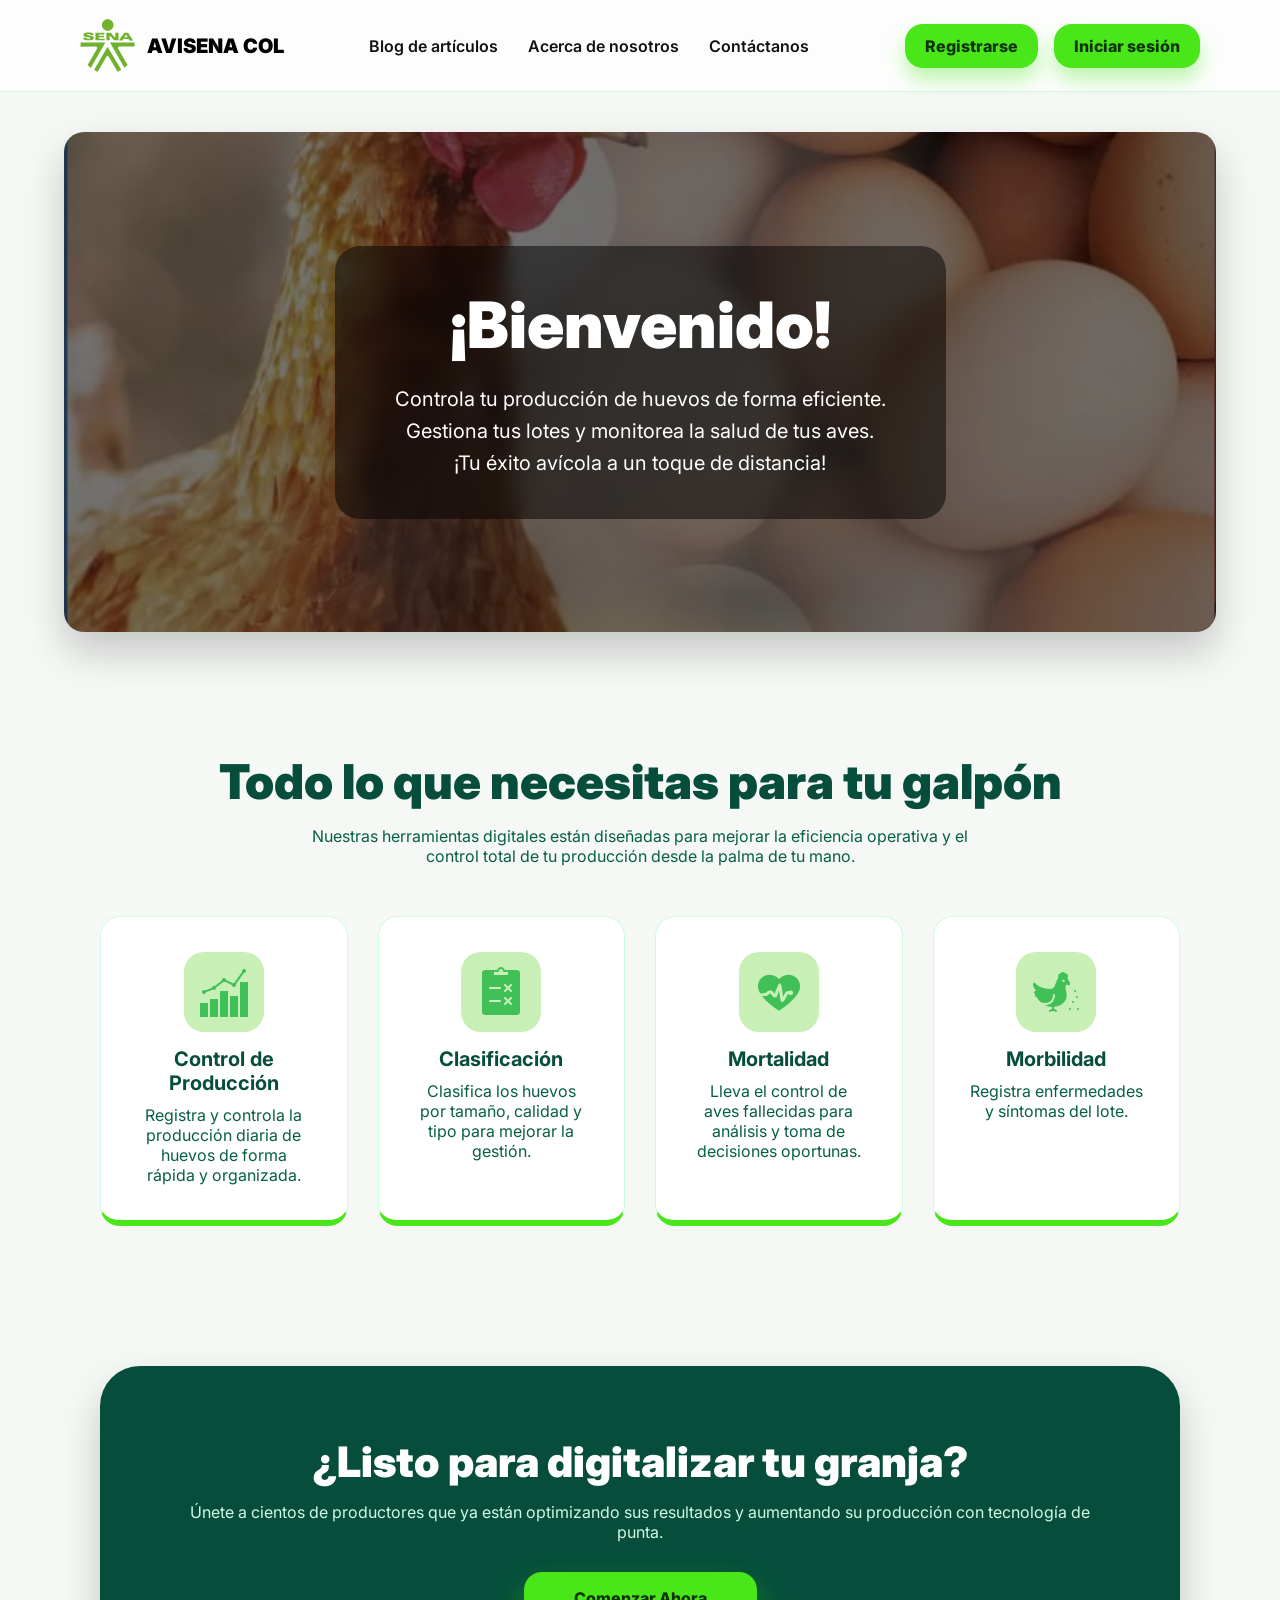
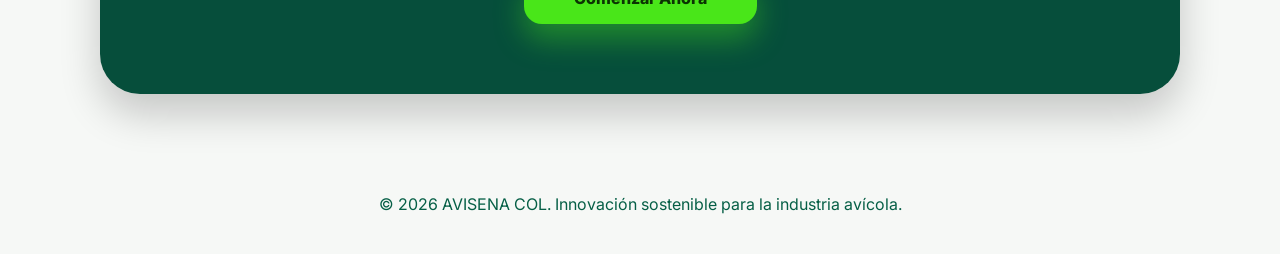
<file: index.html>
<!DOCTYPE html>
<html lang="es">
<head>
<meta charset="UTF-8">
<meta name="viewport" content="width=device-width, initial-scale=1.0">
<title>AVISENA COL</title>
<link rel="stylesheet" href="assets/css/index.css">
<link href="https://fonts.googleapis.com/css2?family=Inter:wght@400;500;700;900&display=swap" rel="stylesheet">
</head>

<body>

<header>
  <section class="nav">

    <figure class="brand">
      <img src="assets/images/logo-sena-verde-complementario-svg-2022.svg">
      <figcaption>AVISENA COL</figcaption>
    </figure>

    <nav class="menu">
      <a href="#">Blog de artículos</a>
      <a href="#">Acerca de nosotros</a>
      <a href="#">Contáctanos</a>
    </nav>

    <aside class="actions">
      <a href="registro.html" class="primary">Registrarse</a>
      <a href="iniciosesion.html" class="primary">Iniciar sesión</a>
    </aside>

  </section>
</header>

<main>

<!-- HERO -->
<section class="hero">
  <article class="hero-content">
    <h1>¡Bienvenido!</h1>
    <p>
      Controla tu producción de huevos de forma eficiente.<br>
      Gestiona tus lotes y monitorea la salud de tus aves.<br>
      ¡Tu éxito avícola a un toque de distancia!
    </p>
  </article>
</section>

<!-- FEATURES -->
<section class="features">

  <section class="features-header">
    <h2>Todo lo que necesitas para tu galpón</h2>
    <p>
      Nuestras herramientas digitales están diseñadas para mejorar la eficiencia operativa
      y el control total de tu producción desde la palma de tu mano.
    </p>
  </section>

  <section class="cards">

    <article>
      <span class="icon"><img src="assets/images/icons8-gráfico-combinado-50.png" alt="Control de Producción"></span>
      <h3>Control de Producción</h3>
      <p>Registra y controla la producción diaria de huevos de forma rápida y organizada.</p>
    </article>

    <article>
      <span class="icon"><img src="assets/images/icons8-test-fallido-50.png" alt="Clasificación"></span>
      <h3>Clasificación</h3>
      <p>Clasifica los huevos por tamaño, calidad y tipo para mejorar la gestión.</p>
    </article>

    <article>
      <span class="icon"><img src="assets/images/icons8-corazón-con-pulso-50.png" alt="Mortalidad"></span>
      <h3>Mortalidad</h3>
      <p>Lleva el control de aves fallecidas para análisis y toma de decisiones oportunas.</p>
    </article>

    <article>
      <span class="icon"><img src="assets/images/icons8-alimentando-pollo-50.png" alt="Morbilidad"></span>
      <h3>Morbilidad</h3>
      <p>Registra enfermedades y síntomas del lote.</p>
    </article>

  </section>

</section>

<!-- CTA -->
<section class="cta">
  <article>
    <h2>¿Listo para digitalizar tu granja?</h2>
    <p>Únete a cientos de productores que ya están optimizando sus resultados y aumentando su producción con tecnología de punta.</p>
    <a href="#">Comenzar Ahora</a>
  </article>
</section>

</main>

<footer>
  <section>
    <p>© 2026 AVISENA COL. Innovación sostenible para la industria avícola.</p>
  </section>
</footer>

</body>
</html>
</file>
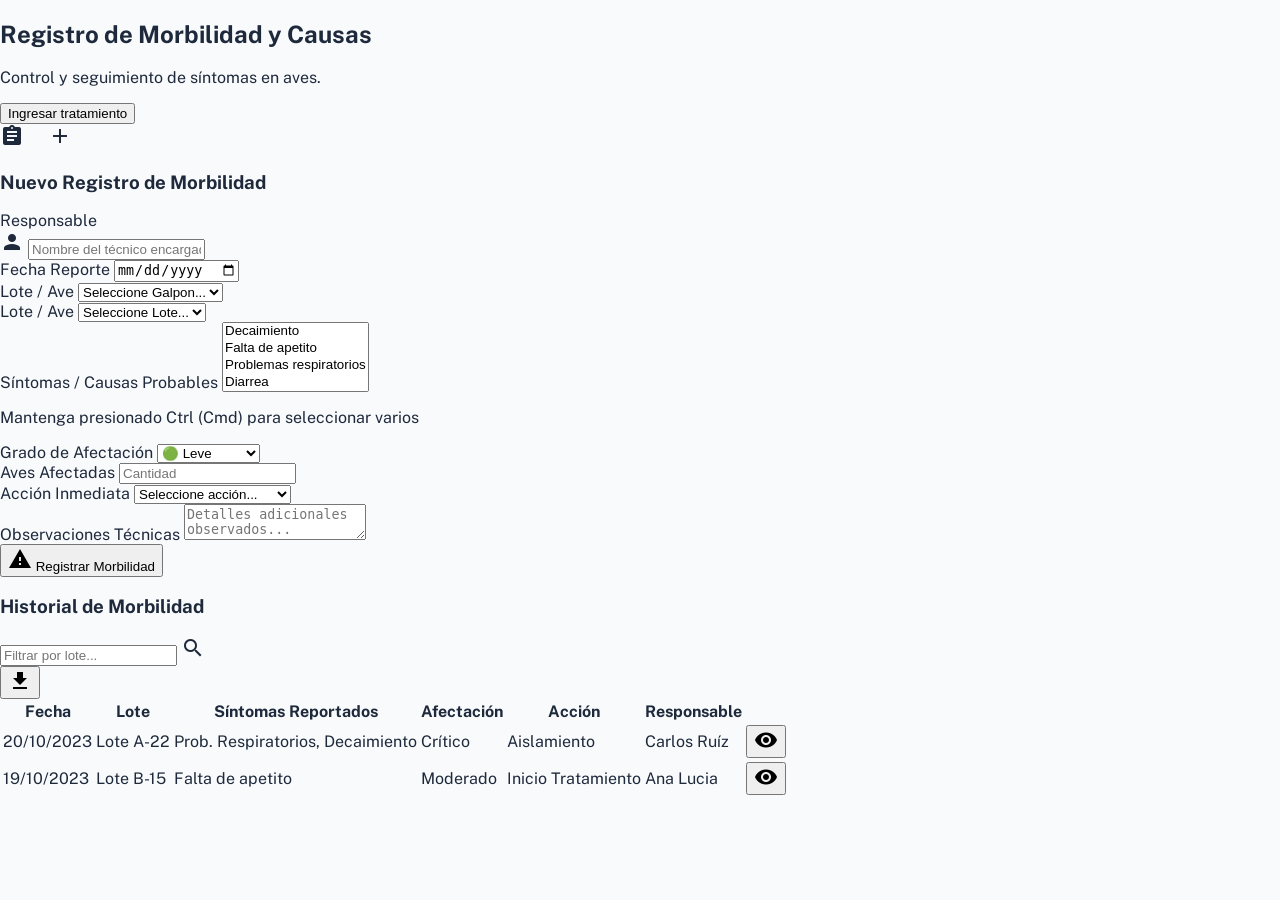
<file: morbilidad.html>
<!DOCTYPE html>
<html lang="es">

<head>
    <meta charset="utf-8" />
    <title>Registro de Morbilidad - Sena</title>
    <link href="https://fonts.googleapis.com/css2?family=Public+Sans:wght@400;600;700;800&display=swap"
        rel="stylesheet" />
    <link href="https://fonts.googleapis.com/icon?family=Material+Icons" rel="stylesheet" />
    <link rel="stylesheet" href="./assets/css/morbilidad.css">
</head>

<body>

    <main class="max-w-7xl mx-auto px-4 sm:px-6 lg:px-8 py-8 ">
        <section class="grid grid-cols-1 lg:grid-cols-3 gap-6 mb-8 align-button">
            <section class="lg:col-span-2">
                <h2 class="text-3xl font-bold mb-2">Registro de Morbilidad y Causas</h2>
                <p class="text-slate-500 dark:text-slate-400">Control y seguimiento de síntomas en aves.</p>
            </section>
            <section >
                    <button onclick="navigateTo('tratamiento.html')" class="flex items-center justify-center gap-2 rounded-lg h-12 px-6 bg-primary text-black text-sm font-bold shadow-lg shadow-primary/20 hover:brightness-110 active:scale-95 transition-all">
                            <span class="material-symbols-outlined"></span>
                            <span>Ingresar tratamiento</span>
                    </button>
            </section>
        </section>
        <section class="grid grid-cols-1 xl:grid-cols-12 gap-8">
            <aside class="xl:col-span-4 space-y-6">
                <section
                    class="bg-white dark:bg-background-dark/40 border border-slate-200 dark:border-primary/10 rounded-xl p-6 shadow-xl">
                    <section class="flex items-center gap-2 mb-6">
                        <span class="material-icons text-primary">assignment_add</span>
                        <h3 class="text-lg font-semibold">Nuevo Registro de Morbilidad</h3>
                    </section>
                    <form class="space-y-4">
                        <section class="bg-primary/5 p-3 rounded-lg border border-primary/10">
                            <label class="block text-xs font-bold uppercase text-primary mb-1">Responsable</label>
                            <section class="relative">
                                <span class="material-icons absolute left-3 top-2.5 text-primary text-sm">person</span>
                                <input
                                    class="w-full bg-white dark:bg-background-dark border-slate-200 dark:border-primary/20 rounded-lg focus:ring-primary focus:border-primary dark:text-white pl-10"
                                    placeholder="Nombre del técnico encargado" required="" type="text" />
                            </section>
                        </section>
                        <section class="grid grid-cols-2 gap-4">
                            <section>
                                <label class="block text-xs font-bold uppercase text-slate-500 mb-1">Fecha
                                    Reporte</label>
                                <input
                                    class="w-full bg-slate-50 dark:bg-background-dark border-slate-200 dark:border-primary/20 rounded-lg focus:ring-primary focus:border-primary dark:text-white transition-all text-sm"
                                    required="" type="date" />
                            </section>
                            <section>
                                <label class="block text-xs font-bold uppercase text-slate-500 mb-1">Lote / Ave</label>
                                <select
                                    class="w-full bg-slate-50 dark:bg-background-dark border-slate-200 dark:border-primary/20 rounded-lg focus:ring-primary focus:border-primary dark:text-white text-sm">
                                    <option>Seleccione Galpon...</option>
                                    <option>Galpon 1</option>
                                    <option>Galpon 2</option>
                                    <option>Galpon 3</option>
                                    <option>Galpon 4</option>
                                </select>
                            </section>
                            <section>
                                <label class="block text-xs font-bold uppercase text-slate-500 mb-1">Lote / Ave</label>
                                <select
                                    class="w-full bg-slate-50 dark:bg-background-dark border-slate-200 dark:border-primary/20 rounded-lg focus:ring-primary focus:border-primary dark:text-white text-sm">
                                    <option>Seleccione Lote...</option>
                                    <option>Lote 1</option>
                                    <option>Lote 2</option>
                                    <option>Lote 3</option>
                                    <option>Lote 4</option>
                                </select>
                            </section>
                        </section>
                        <section>
                            <label class="block text-xs font-bold uppercase text-slate-500 mb-1">Síntomas / Causas
                                Probables</label>
                            <select
                                class="w-full bg-slate-50 dark:bg-background-dark border-slate-200 dark:border-primary/20 rounded-lg focus:ring-primary focus:border-primary dark:text-white text-sm min-h-[100px] p-2"
                                multiple="">
                                <option value="decaimiento">Decaimiento</option>
                                <option value="falta-apetito">Falta de apetito</option>
                                <option value="problemas-respiratorios">Problemas respiratorios</option>
                                <option value="diarrea">Diarrea</option>
                                <option value="secrecion-nasal">Secreción nasal</option>
                                <option value="plumaje-erizado">Plumaje erizado</option>
                            </select>
                            <p class="text-[10px] text-slate-400 mt-1 px-1">Mantenga presionado Ctrl (Cmd) para
                                seleccionar varios</p>
                        </section>
                        <section class="grid grid-cols-2 gap-4">
                            <section>
                                <label class="block text-xs font-bold uppercase text-slate-500 mb-1">Grado de
                                    Afectación</label>
                                <select
                                    class="w-full bg-slate-50 dark:bg-background-dark border-slate-200 dark:border-primary/20 rounded-lg focus:ring-primary focus:border-primary dark:text-white text-sm">
                                    <option value="leve">🟢 Leve</option>
                                    <option value="moderado">🟡 Moderado</option>
                                    <option value="critico">🔴 Crítico</option>
                                </select>
                            </section>
                            <section>
                                <label class="block text-xs font-bold uppercase text-slate-500 mb-1">Aves
                                    Afectadas</label>
                                <input
                                    class="w-full bg-slate-50 dark:bg-background-dark border-slate-200 dark:border-primary/20 rounded-lg focus:ring-primary focus:border-primary dark:text-white text-sm"
                                    placeholder="Cantidad" type="number" />
                            </section>
                        </section>
                        <section>
                            <label class="block text-xs font-bold uppercase text-slate-500 mb-1">Acción
                                Inmediata</label>
                            <select
                                class="w-full bg-slate-50 dark:bg-background-dark border-slate-200 dark:border-primary/20 rounded-lg focus:ring-primary focus:border-primary dark:text-white text-sm">
                                <option value="">Seleccione acción...</option>
                                <option value="aislamiento">Aislamiento</option>
                                <option value="inicio-tratamiento">Inicio de tratamiento</option>
                                <option value="cuarentena-galpon">Cuarentena de Galpón</option>
                                <option value="revision-veterinaria">Revisión Veterinaria</option>
                            </select>
                        </section>
                        <section>
                            <label class="block text-xs font-bold uppercase text-slate-500 mb-1">Observaciones
                                Técnicas</label>
                            <textarea
                                class="w-full bg-slate-50 dark:bg-background-dark border-slate-200 dark:border-primary/20 rounded-lg focus:ring-primary focus:border-primary dark:text-white text-sm"
                                placeholder="Detalles adicionales observados..." rows="2"></textarea>
                        </section>
                        <button
                            class="w-full bg-primary hover:bg-accent text-white font-bold py-3 rounded-lg transition-all flex justify-center items-center gap-2 shadow-lg shadow-primary/20"
                            type="submit">
                            <span class="material-icons text-sm">report_problem</span>
                            Registrar Morbilidad
                        </button>
                    </form>
                </section>
                
            </aside>
            
            <section class="xl:col-span-8 space-y-8">
                
                
                <section
                    class="bg-white dark:bg-background-dark/40 border border-slate-200 dark:border-primary/10 rounded-xl shadow-xl overflow-hidden">
                    <section
                        class="p-6 border-b border-slate-200 dark:border-primary/10 flex flex-col md:flex-row md:items-center justify-between gap-4">
                        <section class="flex items-center gap-2">
                            <span class="material-symbols-outlined text-primary"></span>
                            <h3 class="text-lg font-semibold">Historial de Morbilidad</h3>
                        </section>
                        <section class="flex gap-3">
                            <section class="relative">
                                <input
                                    class="bg-slate-100 dark:bg-background-dark border-none rounded-lg text-sm pl-9 py-2 focus:ring-1 focus:ring-primary w-48"
                                    placeholder="Filtrar por lote..." type="text" />
                                <span
                                    class="material-icons absolute left-2.5 top-2 text-slate-400 text-lg">search</span>
                            </section>
                            <button
                                class="bg-secondary/10 hover:bg-secondary/20 text-secondary p-2 rounded-lg transition-colors">
                                <span class="material-icons text-sm">file_download</span>
                            </button>
                        </section>
                    </section>
                    <section class="overflow-x-auto">
                        <table class="w-full text-left">
                            <thead
                                class="bg-slate-50 dark:bg-background-dark/60 text-[10px] uppercase font-bold text-slate-500 tracking-wider">
                                <tr>
                                    <th class="px-6 py-4">Fecha</th>
                                    <th class="px-6 py-4">Lote</th>
                                    <th class="px-6 py-4">Síntomas Reportados</th>
                                    <th class="px-6 py-4">Afectación</th>
                                    <th class="px-6 py-4">Acción</th>
                                    <th class="px-6 py-4">Responsable</th>
                                    <th class="px-6 py-4"></th>
                                </tr>
                            </thead>
                            <tbody class="divide-y divide-slate-100 dark:divide-primary/10 text-sm">
                                <tr class="hover:bg-primary/5 transition-colors">
                                    <td class="px-6 py-4 font-medium">20/10/2023</td>
                                    <td class="px-6 py-4">Lote A-22</td>
                                    <td class="px-6 py-4 text-xs">Prob. Respiratorios, Decaimiento</td>
                                    <td class="px-6 py-4"><span
                                            class="bg-red-500/20 text-red-500 px-2 py-1 rounded text-[10px] font-bold uppercase">Crítico</span>
                                    </td>
                                    <td class="px-6 py-4 text-xs">Aislamiento</td>
                                    <td class="px-6 py-4 text-xs">Carlos Ruíz</td>
                                    <td class="px-6 py-4"><button class="text-slate-400 hover:text-primary"><span
                                                class="material-icons text-sm">visibility</span></button></td>
                                </tr>
                                <tr class="hover:bg-primary/5 transition-colors">
                                    <td class="px-6 py-4 font-medium">19/10/2023</td>
                                    <td class="px-6 py-4">Lote B-15</td>
                                    <td class="px-6 py-4 text-xs">Falta de apetito</td>
                                    <td class="px-6 py-4"><span
                                            class="bg-amber-500/20 text-amber-500 px-2 py-1 rounded text-[10px] font-bold uppercase">Moderado</span>
                                    </td>
                                    <td class="px-6 py-4 text-xs">Inicio Tratamiento</td>
                                    <td class="px-6 py-4 text-xs">Ana Lucia</td>
                                    <td class="px-6 py-4"><button class="text-slate-400 hover:text-primary"><span
                                                class="material-icons text-sm">visibility</span></button></td>
                                </tr>
                            </tbody>
                        </table>
                    </section>
                </section>
            </section>
        </section>
    </main>

    <script src="./assets/js/morbilidad.js"></script>
</body>

</html>
</file>
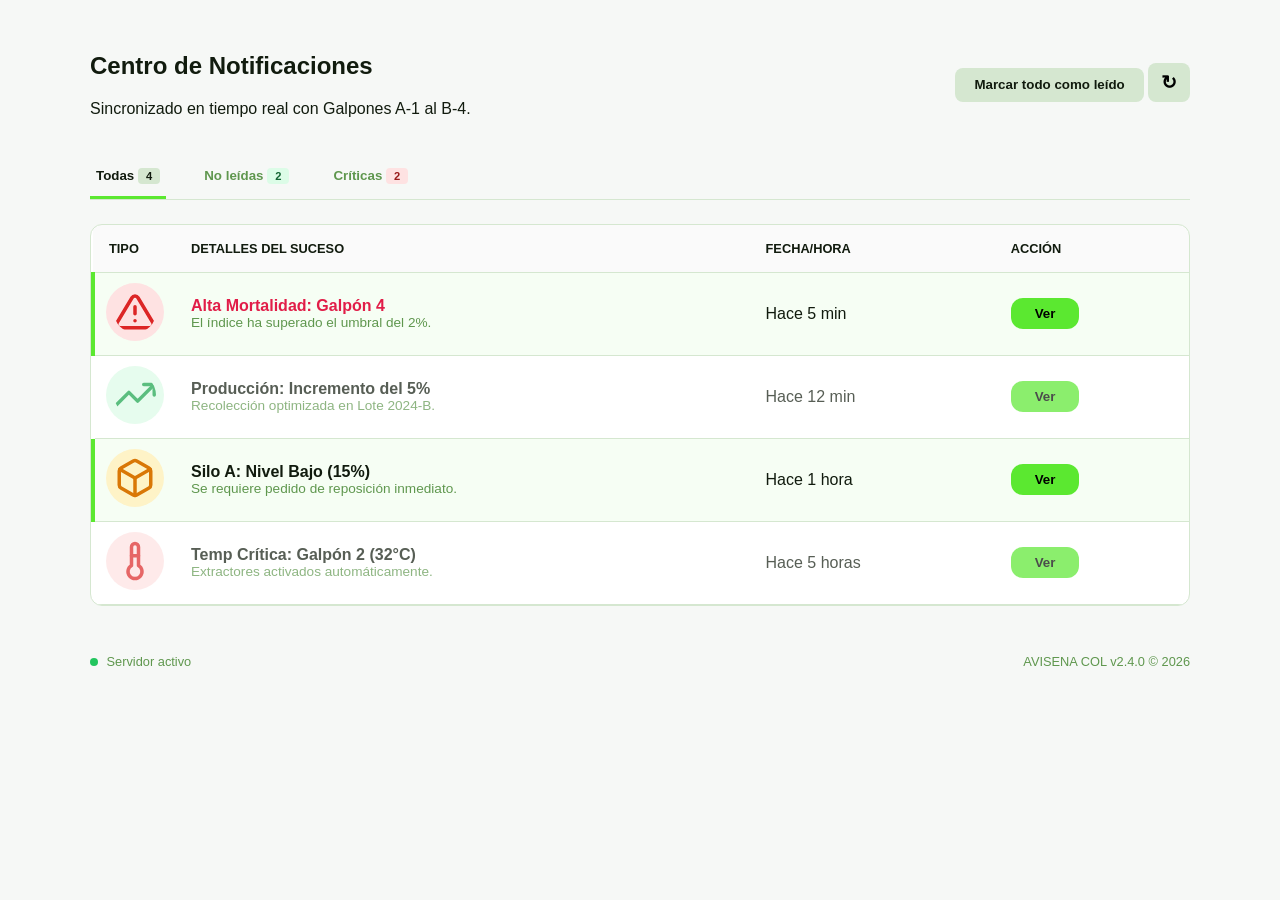
<file: notificaciones.html>
<!DOCTYPE html>
<html lang="es">

<head>
    <meta charset="utf-8" />
    <meta name="viewport" content="width=device-width, initial-scale=1.0" />
    <title>Centro de Notificaciones - Avisena Col</title>
    <link rel="stylesheet" href="assets/css/notificaciones.css" />
</head>

<body class="light-mode">

    <main class="container">
        <section class="main-header" style="display: flex; justify-content: space-between; align-items: center;">
            <header>
                <h1>Centro de Notificaciones</h1>
                <p class="subtitle">Sincronizado en tiempo real con Galpones A-1 al B-4.</p>
            </header>
            <nav class="header-actions">
                <button id="mark-all-read" class="btn btn-secondary">
                    Marcar todo como leído
                </button>
                <button id="refresh-btn" class="btn btn-icon">
                    <span>↻</span>
                </button>
               
            </nav>
        </section>

        <nav class="tabs-container">
            <ul class="tabs" id="filter-tabs">
                <li><button data-filter="all" class="tab-btn active">Todas <span class="badge">4</span></button></li>
                <li><button data-filter="unread" class="tab-btn">No leídas <span class="badge badge-unread">2</span></button></li>
                <li><button data-filter="critical" class="tab-btn">Críticas <span class="badge badge-critical">2</span></button></li>
            </ul>
        </nav>

        <section class="table-card" style="overflow-x: auto;">
            <table id="notification-table" style="width: 100%; border-collapse: collapse;">
                <thead>
                    <tr>
                        <th>Tipo</th>
                        <th>Detalles del Suceso</th>
                        <th>Fecha/Hora</th>
                        <th>Acción</th>
                    </tr>
                </thead>
                <tbody>
                    <tr class="notification-row unread" data-type="critical">
                        <td class="icon-col" style="text-align: center; padding: 10px;">
                            <svg xmlns="http://www.w3.org/2000/svg" width="42" height="42" viewBox="0 0 24 24" fill="none" stroke="currentColor" stroke-width="2" stroke-linecap="round" stroke-linejoin="round" style="background-color: #fee2e2; border-radius: 50%; padding: 8px; color: #dc2626;"><path d="M10.29 3.86L1.82 18a2 2 0 0 0 1.71 3h16.94a2 2 0 0 0 1.71-3L13.71 3.86a2 2 0 0 0-3.42 0z"></path><line x1="12" y1="9" x2="12" y2="13"></line><line x1="12" y1="17" x2="12.01" y2="17"></line></svg>
                        </td>
                        <td class="notif-content">
                            <h3 class="text-critical" style="font-weight: bold; margin: 0;">Alta Mortalidad: Galpón 4</h3>
                            <p style="margin: 0;">El índice ha superado el umbral del 2%.</p>
                        </td>
                        <td class="time-col">Hace 5 min</td>
                        <td class="action-col">
                            <button class="btn-action" style="background-color: var(--primary); color: #000; border-radius: 12px; padding: 8px 24px; border: none; font-weight: 800; cursor: pointer;">Ver</button>
                        </td>
                    </tr>

                    <tr class="notification-row read" data-type="production">
                        <td class="icon-col" style="text-align: center; padding: 10px;">
                            <svg xmlns="http://www.w3.org/2000/svg" width="42" height="42" viewBox="0 0 24 24" fill="none" stroke="currentColor" stroke-width="2" stroke-linecap="round" stroke-linejoin="round" style="background-color: #dcfce7; border-radius: 50%; padding: 8px; color: #16a34a;"><polyline points="23 6 13.5 15.5 8.5 10.5 1 18"></polyline><polyline points="17 6 23 6 23 12"></polyline></svg>
                        </td>
                        <td class="notif-content">
                            <h3 style="margin: 0;">Producción: Incremento del 5%</h3>
                            <p style="margin: 0;">Recolección optimizada en Lote 2024-B.</p>
                        </td>
                        <td class="time-col">Hace 12 min</td>
                        <td class="action-col">
                            <button class="btn-action" style="background-color: var(--primary); color: #000; border-radius: 12px; padding: 8px 24px; border: none; font-weight: 800; cursor: pointer;">Ver</button>
                        </td>
                    </tr>

                    <tr class="notification-row unread" data-type="operational">
                        <td class="icon-col" style="text-align: center; padding: 10px;">
                            <svg xmlns="http://www.w3.org/2000/svg" width="42" height="42" viewBox="0 0 24 24" fill="none" stroke="currentColor" stroke-width="2" stroke-linecap="round" stroke-linejoin="round" style="background-color: #fef3c7; border-radius: 50%; padding: 8px; color: #d97706;"><path d="M21 8a2 2 0 0 0-1-1.73l-7-4a2 2 0 0 0-2 0l-7 4A2 2 0 0 0 3 8v8a2 2 0 0 0 1 1.73l7 4a2 2 0 0 0 2 0l7-4A2 2 0 0 0 21 16Z"></path><polyline points="3.29 7 12 12 20.71 7"></polyline><line x1="12" y1="22" x2="12" y2="12"></line></svg>
                        </td>
                        <td class="notif-content">
                            <h3 style="margin: 0;">Silo A: Nivel Bajo (15%)</h3>
                            <p style="margin: 0;">Se requiere pedido de reposición inmediato.</p>
                        </td>
                        <td class="time-col">Hace 1 hora</td>
                        <td class="action-col">
                            <button class="btn-action" style="background-color: var(--primary); color: #000; border-radius: 12px; padding: 8px 24px; border: none; font-weight: 800; cursor: pointer;">Ver</button>
                        </td>
                    </tr>

                    <tr class="notification-row read" data-type="critical">
                        <td class="icon-col" style="text-align: center; padding: 10px;">
                            <svg xmlns="http://www.w3.org/2000/svg" width="42" height="42" viewBox="0 0 24 24" fill="none" stroke="currentColor" stroke-width="2" stroke-linecap="round" stroke-linejoin="round" style="background-color: #fee2e2; border-radius: 50%; padding: 8px; color: #dc2626;"><path d="M14 4v10.54a4 4 0 1 1-4 0V4a2 2 0 0 1 4 0Z"></path><line x1="10" y1="9" x2="14" y2="9"></line></svg>
                        </td>
                        <td class="notif-content">
                            <h3 style="font-weight: bold; margin: 0;">Temp Crítica: Galpón 2 (32°C)</h3>
                            <p style="margin: 0;">Extractores activados automáticamente.</p>
                        </td>
                        <td class="time-col">Hace 5 horas</td>
                        <td class="action-col">
                            <button class="btn-action" style="background-color: var(--primary); color: #000; border-radius: 12px; padding: 8px 24px; border: none; font-weight: 800; cursor: pointer;">Ver</button>
                        </td>
                    </tr>
                </tbody>
            </table>
        </section>

        <footer class="main-footer" style="display: flex; justify-content: space-between; align-items: center; padding: 1rem 0;">
            <span class="status">
                <span class="dot" style="display: inline-block; width: 8px; height: 8px; background: #22c55e; border-radius: 50%; margin-right: 5px;"></span> Servidor activo
            </span>
            <p style="margin: 0;">AVISENA COL v2.4.0 © 2026</p>
        </footer>
    </main>

    <script src="assets/js/notificaciones.js"></script>
</body>
</html>
</file>
<file: assets/css/index.css>
*{
  margin:0;
  padding:0;
  box-sizing:border-box;
  font-family:'Inter', sans-serif;
}

body{
  background:#f6f8f6;
}

/* NAVBAR */
header{
  position:sticky;
  top:0;
  backdrop-filter: blur(12px);
  background:rgba(255,255,255,0.75);
  border-bottom:1px solid #d1fae5;
  z-index:100;
}

.nav{
  display:flex;
  justify-content:space-between;
  align-items:center;
  padding:18px 80px;
}

.brand{
  display:flex;
  align-items:center;
  gap:12px;
  font-weight:900;
  font-size:20px;
}

.brand img{
  width:55px;
}

.menu{
  display:flex;
  gap:30px;
}

.menu a{
  text-decoration:none;
  font-weight:600;
  color:#111;
}

.actions .primary{
  background:#49e619;
  color:#0b3303;
  padding:12px 20px;
  border-radius:18px;
  font-weight:800;
  text-decoration:none;
  margin-left:12px;
  box-shadow:0 12px 20px rgba(73,230,25,0.35);
  transition:0.3s;
}

.actions .primary:hover{
  transform:scale(1.08);
}

/* HERO */
.hero{
  margin:40px auto;
  width:90%;
  border-radius:20px;
  height:500px;

  display:flex;
  align-items:center;
  justify-content:center;

  background:
  linear-gradient(rgba(0,0,0,0.55),rgba(0, 0, 0, 0.55)),
  url("../images/gallina_baner.jpg");

  background-size:cover;
  background-position:center;

  box-shadow:0 20px 40px rgba(0,0,0,0.2);
}

.hero-content{
  background:rgba(0,0,0,0.5);
  padding:40px 60px;
  border-radius:25px;
  backdrop-filter:blur(10px);
  text-align:center;
  max-width:750px;
}

.hero h1{
  color:white;
  font-size:64px;
  font-weight:900;
}

.hero p{
  margin-top:20px;
  color:white;
  font-size:20px;
  line-height:1.6;
}

/* FEATURES */
.features{
  padding:80px 100px;
  text-align:center;
}

.features-header h2{
  font-size:48px;
  font-weight:900;
  color:#064e3b;
}

.features-header p{
  margin-top:15px;
  color:#065f46;
  max-width:700px;
  margin-left:auto;
  margin-right:auto;
}

.cards{
  margin-top:50px;
  display:grid;
  grid-template-columns:repeat(4,1fr);
  gap:30px;
}

.cards article{
  padding:35px;
  border-radius:20px;
  border:1px solid #d1fae5;
  background:white;
  transition:0.3s;
  border-bottom:6px solid #49e619;
}

.cards article:hover{
  transform:translateY(-10px);
  box-shadow:0 20px 30px rgba(0,0,0,0.1);
}

.cards span{
  font-size:40px;
  background-color: #c8f0b6;
  color:white;
  width:80px;
  height:80px;
  display:flex;
  align-items:center;
  justify-content:center; 
  border-radius: 25%;
  margin-left: auto;
  margin-right: auto;
}

.cards h3{
  margin-top:15px;
  font-size:20px;
  color:#064e3b;
}

.cards p{
  margin-top:10px;
  color:#065f46;
}

/* CTA */
.cta{
  padding:60px 100px;
}

.cta article{
  background:#064e3b;
  padding:70px;
  border-radius:40px;
  text-align:center;
  color:white;
  box-shadow:0 20px 40px rgba(0,0,0,0.2);
}

.cta h2{
  font-size:42px;
  font-weight:900;
}

.cta p{
  margin-top:15px;
  color:#d1fae5;
}

.cta a{
  margin-top:30px;
  display:inline-block;
  padding:16px 50px;
  background:#49e619;
  color:#0b3303;
  text-decoration:none;
  border-radius:18px;
  font-weight:800;
  box-shadow:0 15px 30px rgba(73,230,25,0.4);
}

/* FOOTER */
footer{
  text-align:center;
  padding:40px;
  color:#065f46;
}
</file>
<file: assets/css/morbilidad.css>
/* Paleta de colores Dashboard */
:root {
    --primary: #39FF14;    /* Emerald 500 */
    --primary-hover: #39FF14;
    --slate-50: #f8fafc;
    --slate-100: #f1f5f9;
    --slate-200: #e2e8f0;
    --slate-500: #64748b;
    --slate-800: #1e293b;
    --slate-900: #0f172a;
}

/* Estilos de Base */
body {
    background-color: #f8fafc;
    font-family: 'Public Sans', sans-serif;
    color: var(--slate-800);
    margin: 0;
}

/* Contenedores Estilo Dashboard */
.card-container {
    background-color: white;
    border-radius: 1rem; /* rounded-2xl */
    border: 1px solid var(--slate-100);
    box-shadow: 0 1px 3px 0 rgba(0, 0, 0, 0.1);
    padding: 1.5rem;
}

/* Tipografía */
.text-header {
    font-size: 1.875rem;
    font-weight: 800;
    color: var(--slate-900);
}

.text-subheader {
    color: var(--slate-500);
    font-size: 0.875rem;
    margin-top: 0.5rem;
}

/* Formulario e Inputs */
.form-label {
    display: block;
    font-size: 0.75rem;
    font-weight: 700;
    text-transform: uppercase;
    color: var(--slate-500);
    margin-bottom: 0.5rem;
}

.input-control {
    width: 100%;
    background-color: var(--slate-50);
    border: 1px solid var(--slate-200);
    border-radius: 0.75rem;
    padding: 0.75rem 1rem;
    font-size: 0.875rem;
    outline: none;
    transition: all 0.2s ease;
    box-sizing: border-box;
}

.input-control:focus {
    border-color: var(--primary);
    box-shadow: 0 0 0 2px rgba(16, 185, 129, 0.1);
}

/* Botones */
.btn-emerald {
    width: 100%;
    background-color: var(--primary);
    color: white;
    font-weight: 700;
    padding: 0.875rem;
    border-radius: 0.75rem;
    border: none;
    cursor: pointer;
    transition: background-color 0.2s;
    display: flex;
    align-items: center;
    justify-content: center;
    gap: 0.5rem;
}

.btn-emerald:hover {
    background-color: var(--primary-hover);
}

/* Tablas */
.table-main {
    width: 100%;
    border-collapse: collapse;
    text-align: left;
}

.table-head {
    background-color: var(--slate-50);
    font-size: 0.625rem; /* 10px */
    text-transform: uppercase;
    color: var(--slate-400);
}

.table-cell {
    padding: 1rem 1.5rem;
    border-bottom: 1px solid var(--slate-50);
}
.align-button {
    justify-content: space-between;
}
</file>
<file: assets/css/notificaciones.css>
:root {
    --primary: #5be830;
    --primary-dark: #45b124;
    --bg-light: #f6f8f6;
    --bg-card: #ffffff;
    --text-main: #111b0e;
    --text-muted: #5f974e;
    --border: #d5e7d0;
    --red: #e11d48;
    --orange: #f59e0b;
}

body {
    background-color: var(--bg-light);
    color: var(--text-main);
    font-family: 'Segoe UI', Tahoma, Geneva, Verdana, sans-serif;
    margin: 0;
}

.container {
    max-width: 1100px;
    margin: 2rem auto;
    padding: 0 1rem;
}

/* Header */
.main-header {
    display: flex;
    justify-content: space-between;
    align-items: center;
    margin-bottom: 2rem;
    flex-wrap: wrap; 
    gap: 1rem;
}

.btn {
    padding: 0.6rem 1.2rem;
    border-radius: 8px;
    border: none;
    cursor: pointer;
    font-weight: bold;
    transition: 0.2s;
}

.btn-secondary { background: var(--border); color: var(--text-main); }
.btn-secondary:hover { background: var(--primary); }
.btn-icon { background: var(--border); font-size: 1.2rem; padding: 0.5rem 0.8rem; }

/* Tabs */
.tabs-container { border-bottom: 1px solid var(--border); margin-bottom: 1.5rem; }
.tabs { display: flex; list-style: none; padding: 0; margin: 0; gap: 2rem; }
.tab-btn {
    background: none; border: none; color: var(--text-muted);
    padding-bottom: 0.8rem; cursor: pointer; font-weight: bold;
}
.tab-btn.active { border-bottom: 3px solid var(--primary); color: var(--text-main); }

.badge { background: var(--border); padding: 2px 8px; border-radius: 4px; font-size: 0.7rem; }
.badge-unread { background: #dcfce7; color: #166534; }
.badge-critical { background: #fee2e2; color: #991b1b; }

/* Table & Rows */
.table-card { background: var(--bg-card); border: 1px solid var(--border); border-radius: 12px; overflow: hidden; }
table { width: 100%; border-collapse: collapse; text-align: left; }
th { background: rgba(0,0,0,0.02); padding: 1rem; font-size: 0.8rem; text-transform: uppercase; border-bottom: 1px solid var(--border); }
td { padding: 1rem; border-bottom: 1px solid var(--border); vertical-align: middle; }

.notification-row.unread { background-color: rgba(91, 232, 48, 0.05); border-left: 4px solid var(--primary); }
.notification-row.read { opacity: 0.7; border-left: 4px solid transparent; }

/* Iconos de la tabla */
.icon-col { width: 60px; text-align: center; }
.icon-wrapper {
    width: 42px;
    height: 42px;
    border-radius: 50%;
    display: flex;
    align-items: center;
    justify-content: center;
    margin: 0 auto;
}
.icon-red { background-color: #fee2e2; color: var(--red); }
.icon-green { background-color: #dcfce7; color: #16a34a; }
.icon-orange { background-color: #fef3c7; color: var(--orange); }

/* Textos y Botones de Acción */
.text-critical { color: var(--red); margin: 0; font-size: 1rem; font-weight: bold; }
.notif-content h3 { margin: 0 0 4px 0; font-size: 1rem; }
.notif-content p { margin: 0; font-size: 0.85rem; color: var(--text-muted); }

.btn-action { 
    background-color: var(--primary); 
    color: #000; 
    border: none; 
    padding: 8px 24px; 
    border-radius: 12px; 
    cursor: pointer; 
    font-weight: 800; 
    transition: transform 0.1s;
}
.btn-action:hover { transform: scale(1.05); }

.btn-text { background: none; border: none; color: var(--primary-dark); cursor: pointer; font-weight: bold; }

/* Footer */
.main-footer { display: flex; justify-content: space-between; margin-top: 2rem; color: var(--text-muted); font-size: 0.8rem; }
.dot { height: 8px; width: 8px; background: var(--primary); border-radius: 50%; display: inline-block; margin-right: 5px; animation: pulse 1.5s infinite; }

@keyframes pulse { 0% { opacity: 1; } 50% { opacity: 0.4; } 100% { opacity: 1; } }
</file>
